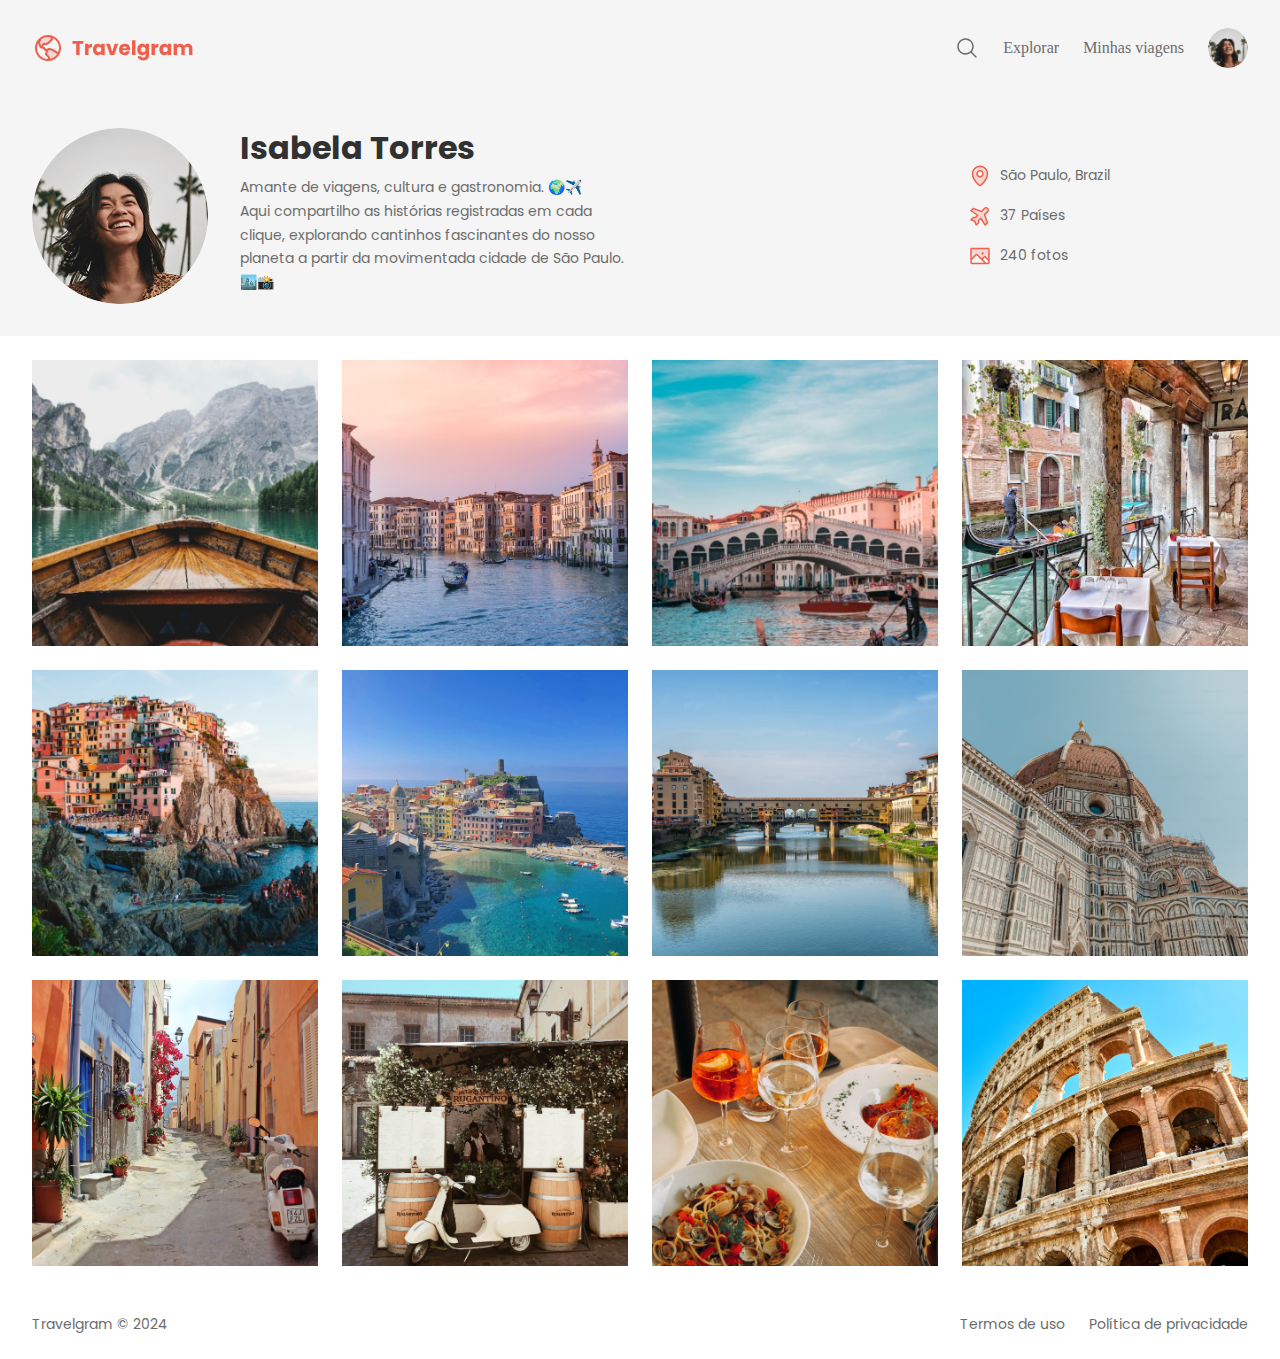
<file: index.html>
<!DOCTYPE html>
<html lang="pt-br">
<head>
  <link rel="preconnect" href="https://fonts.googleapis.com">
  <link rel="preconnect" href="https://fonts.gstatic.com" crossorigin>
  
  <meta charset="UTF-8">
  <meta name="viewport" content="width=device-width, initial-scale=1.0">
  <title>Travelgram | Perfil de viagens</title>
  <link rel="stylesheet" href="./styles/index.css">

  <link href="https://fonts.googleapis.com/css2?family=Poppins:wght@400;700&display=swap" rel="stylesheet">
</head>
<body>
<div class="bg-surface-color">
    <nav class="container">
    <a href="#" id="logo">
      <img src="./assets/icons/Logo.svg" alt="Logomarca">
    </a>

    <ul id="primary-menu">
      <li>
        <a href="">
          <img src="assets/icons/MagnifyingGlass.svg" alt="ícone de lupa">
        </a>
      </li>
      <li><a href="#">Explorar</a></li>
      <li><a href="#">Minhas viagens</a></li>
      <li><a href="#">
        <img src="assets/Profile pic.png" alt="Imagem de Isabela Torres">
      </a></li>
    </ul>
    </nav>


  <header>
    <div class="container">

      <div id="profile">
        <img src="assets/Profile pic.png" alt="Imagem de Isabela Torres">
        <div>
          <h1>Isabela Torres</h1>
          <p>
            Amante de viagens, cultura e gastronomia. 🌍✈️ <br>  
            Aqui compartilho as histórias registradas em cada clique, explorando cantinhos fascinantes do nosso planeta a partir da movimentada cidade de São Paulo. 🏙️📸
          </p>
        </div>
      </div>

      <ul id="info">
        <li>
          <img src="assets/icons/MapPin.svg" alt="Icone de mapa">
          <span>São Paulo, Brazil</span>
        </li>
        <li>
          <img src="assets/icons/AirplaneTilt.svg" alt="Icone de avião">
          <span>37 Países</span>
        </li>
        <li>
          <img src="assets/icons/Image.svg" alt="Icone de imagem">
          <span>240 fotos</span>
        </li>
      </ul>

    </div>
  </header>
</div>

<main class="container">
  <img src="assets/images/Image 01.png" alt="...">
  <img src="assets/images/Image 02.png" alt="...">
  <img src="assets/images/Image 03.png" alt="...">
  <img src="assets/images/Image 04.png" alt="...">
  <img src="assets/images/Image 05.png" alt="...">
  <img src="assets/images/Image 06.png" alt="...">
  <img src="assets/images/Image 07.png" alt="...">
  <img src="assets/images/Image 08.png" alt="...">
  <img src="assets/images/Image 09.png" alt="...">
  <img src="assets/images/Image 10.png" alt="...">
  <img src="assets/images/Image 11.png" alt="...">
  <img src="assets/images/Image 12.png" alt="...">
</main>

<footer class="container">
  <span>Travelgram &copy; 2024</span>
  <span>Termos de uso</span>
  <span>Política de privacidade</span>
</footer>
</body>
</html>
</file>
<file: styles/index.css>
@import url(global.css);
@import url(nav.css); 
@import url(header.css);
@import url(main.css);
@import url(footer.css);
</file>
